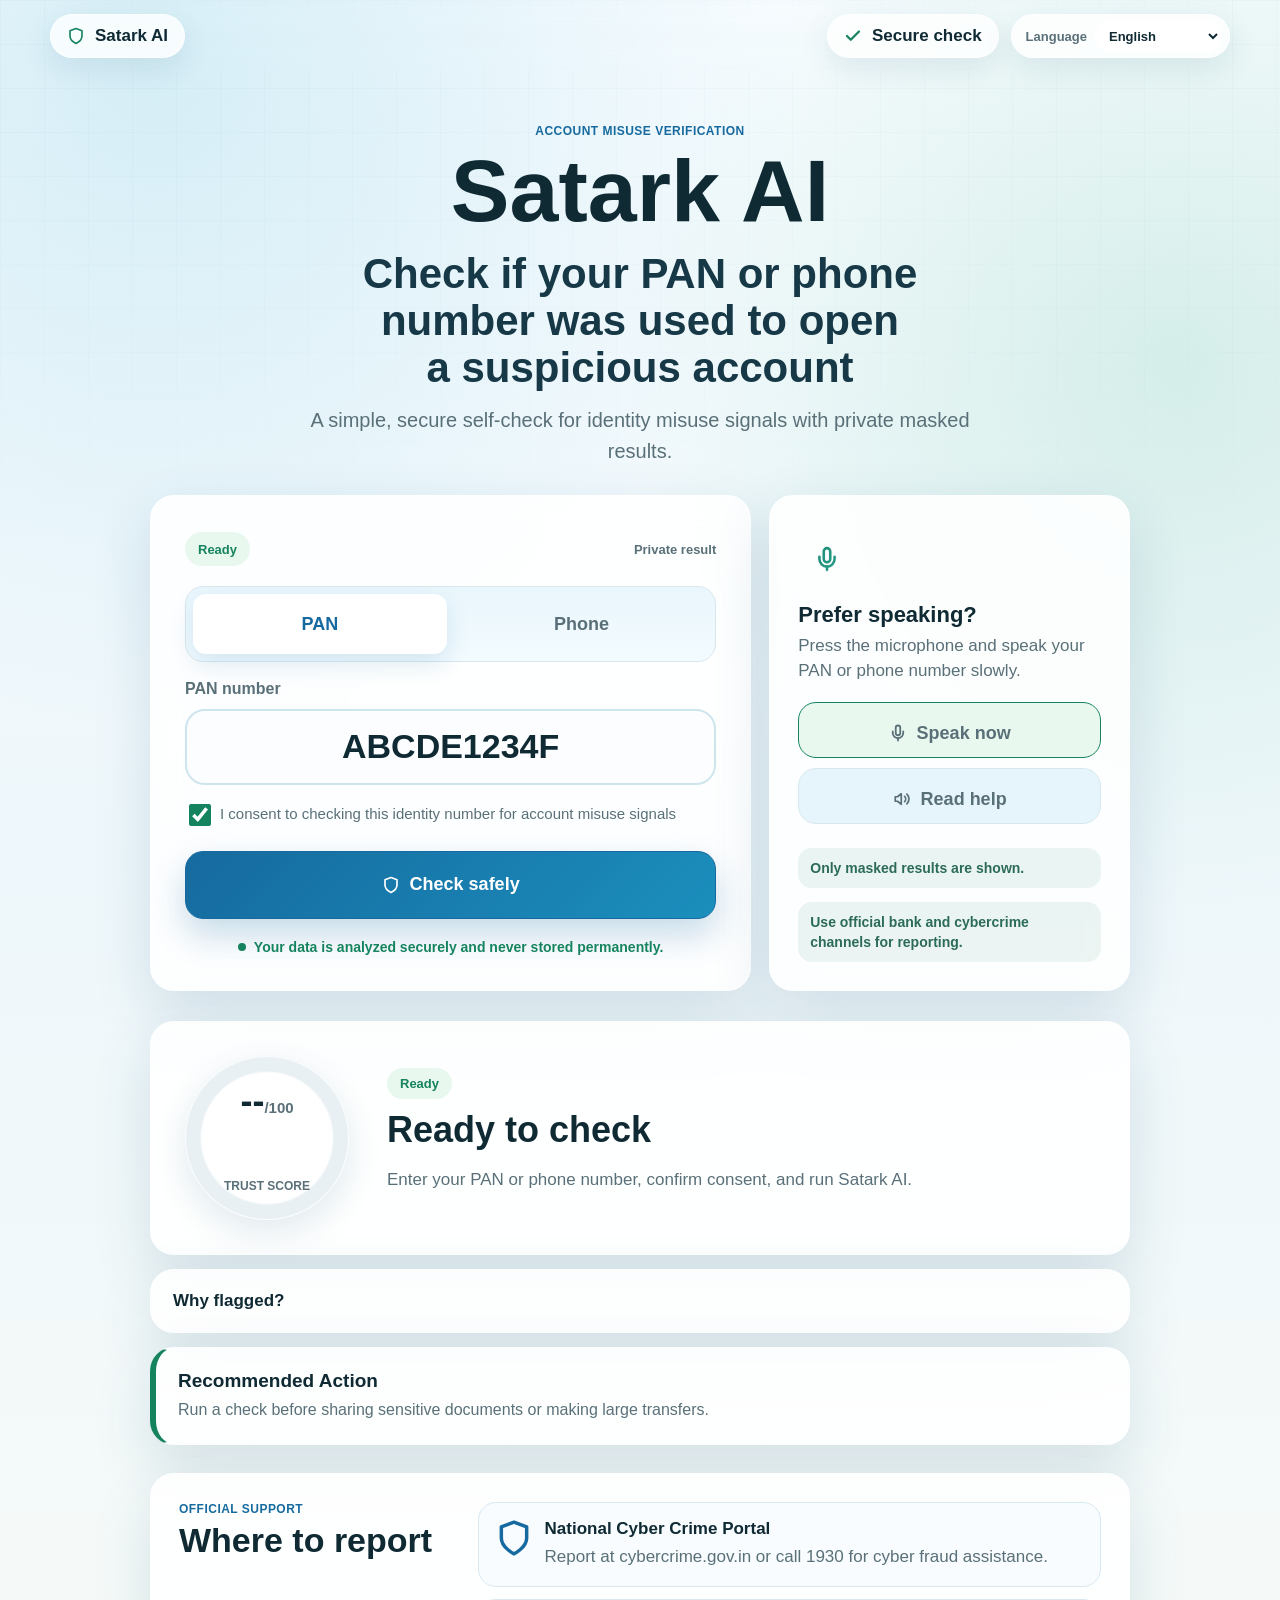
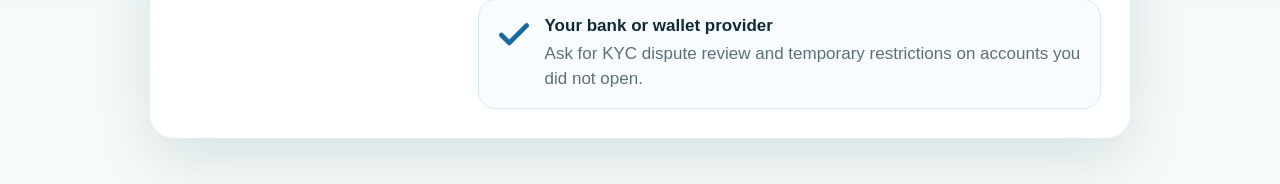
<file: frontend/selfcheck.html>
<!doctype html>
<html lang="en">
  <head>
    <meta charset="utf-8" />
    <meta name="viewport" content="width=device-width, initial-scale=1" />
    <title>Satark AI</title>
    <link rel="icon" href="data:image/svg+xml,%3Csvg xmlns='http://www.w3.org/2000/svg' viewBox='0 0 64 64'%3E%3Crect width='64' height='64' rx='16' fill='%23166a9f'/%3E%3Cpath d='M32 10 48 16v13c0 13-9 20-16 25-7-5-16-12-16-25V16l16-6Z' fill='white'/%3E%3Cpath d='m24 32 5 5 12-14' fill='none' stroke='%2316835f' stroke-width='6' stroke-linecap='round' stroke-linejoin='round'/%3E%3C/svg%3E" />
    <link rel="stylesheet" href="styles.css" />
  </head>
  <body class="selfcheck-page satark-page">
    <header class="satark-header">
      <a class="satark-back-link" href="index.html" aria-label="Back to Adaptive Mule Intelligence Network">
        <span data-icon="shield"></span>
        <span>Satark AI</span>
      </a>

      <div class="satark-header-actions">
        <span class="satark-secure-pill">
          <span data-icon="check"></span>
          <span data-i18n="secureSession">Secure check</span>
        </span>
        <label class="language-picker">
          <span data-i18n="language">Language</span>
          <select id="languageSelect" aria-label="Language">
            <option value="en">English</option>
            <option value="hi">हिन्दी</option>
            <option value="mr">मराठी</option>
            <option value="ta">தமிழ்</option>
            <option value="te">తెలుగు</option>
            <option value="pa">ਪੰਜਾਬੀ</option>
            <option value="kn">ಕನ್ನಡ</option>
            <option value="bn">বাংলা</option>
          </select>
        </label>
      </div>
    </header>

    <main class="satark-shell">
      <section class="satark-detection">
        <div class="satark-hero-copy">
          <p class="eyebrow" data-i18n="misuseVerification">Account misuse verification</p>
          <h1>Satark AI</h1>
          <h2 data-i18n="heroTitle">Check if your PAN or phone number was used to open a suspicious account</h2>
          <p data-i18n="heroBody">A simple, secure self-check for identity misuse signals with private masked results.</p>
        </div>

        <div class="satark-service-grid">
          <form id="identityCheckForm" class="satark-search-card">
            <div class="satark-card-heading">
              <span id="consumerStatusBadge" class="satark-inline-status">Ready</span>
              <span data-i18n="privateResult">Private result</span>
            </div>

            <div class="satark-tabs" role="tablist" aria-label="Identity type">
              <button class="active" type="button" data-identity-type="pan">PAN</button>
              <button type="button" data-identity-type="phone" data-i18n="phoneTab">Phone</button>
            </div>

            <label class="satark-input-label">
              <span id="identityInputLabel">PAN number</span>
              <input name="identifier" value="ABCDE1234F" autocomplete="off" inputmode="text" required />
            </label>

            <label class="satark-consent">
              <input name="consent" type="checkbox" checked />
              <span data-i18n="consentText">I consent to checking this identity number for account misuse signals</span>
            </label>

            <button class="satark-primary" type="submit">
              <span data-icon="shield"></span>
              <span data-i18n="runSelfCheck">Check safely</span>
            </button>

            <p class="satark-microcopy" data-i18n="privacyCopy">Your data is analyzed securely and never stored permanently.</p>
          </form>

          <aside class="satark-assist-panel">
            <div class="satark-assist-top">
              <span class="satark-orb" data-icon="mic"></span>
              <div>
                <strong data-i18n="voiceTitle">Prefer speaking?</strong>
                <span id="voiceStatus" data-i18n="voiceReady">Press the microphone and speak your PAN or phone number slowly.</span>
              </div>
            </div>
            <div class="voice-actions">
              <button id="startVoice" class="satark-voice-button" type="button">
                <span data-icon="mic"></span>
                <span data-i18n="speakNow">Speak now</span>
              </button>
              <button id="readHelp" class="satark-soft-button" type="button">
                <span data-icon="volume"></span>
                <span data-i18n="readHelp">Read help</span>
              </button>
            </div>
            <div class="satark-safety-notes">
              <span data-i18n="noteMasked">Only masked results are shown.</span>
              <span data-i18n="noteOfficial">Use official bank and cybercrime channels for reporting.</span>
            </div>
          </aside>
        </div>
      </section>

      <section id="resultSection" class="satark-result-section" aria-live="polite">
        <div id="identityCheckResult" class="satark-result-card is-empty">
          <div class="satark-score-ring" style="--score: 0">
            <strong>--<small>/100</small></strong>
            <span data-i18n="trustScore">Trust Score</span>
          </div>
          <div class="satark-result-copy">
            <span class="satark-risk-badge safe" data-i18n="ready">Ready</span>
            <h2 data-i18n="readyToCheck">Ready to check</h2>
            <p data-i18n="readyBody">Enter your PAN or phone number, confirm consent, and run Satark AI.</p>
          </div>
        </div>

        <details id="whyFlagged" class="satark-accordion">
          <summary data-i18n="whyFlagged">Why flagged?</summary>
          <ul id="flagReasons">
            <li data-i18n="noFlagYet">No check has been run yet.</li>
          </ul>
        </details>

        <div id="nextSteps" class="satark-recommendation">
          <strong data-i18n="recommendedAction">Recommended Action</strong>
          <span data-i18n="readyRecommendation">Run a check before sharing sensitive documents or making large transfers.</span>
        </div>
      </section>

      <section class="satark-help">
        <div>
          <p class="eyebrow" data-i18n="officialHelp">Official support</p>
          <h2 data-i18n="contactHeading">Where to report</h2>
        </div>
        <div class="satark-help-list">
          <article>
            <span data-icon="shield"></span>
            <div>
              <strong data-i18n="cyberPortal">National Cyber Crime Portal</strong>
              <p data-i18n="cyberDetail">Report at cybercrime.gov.in or call 1930 for cyber fraud assistance.</p>
            </div>
          </article>
          <article>
            <span data-icon="check"></span>
            <div>
              <strong data-i18n="bankContact">Your bank or wallet provider</strong>
              <p data-i18n="bankDetail">Ask for KYC dispute review and temporary restrictions on accounts you did not open.</p>
            </div>
          </article>
        </div>
      </section>
    </main>

    <script src="selfcheck.js"></script>
  </body>
</html>
</file>
<file: frontend/styles.css>
:root {
  color-scheme: light;
  --bg: #f6f7f4;
  --surface: #ffffff;
  --surface-soft: #eef3f0;
  --ink: #18201f;
  --muted: #66716d;
  --line: #d8ded9;
  --brand: #166064;
  --brand-2: #5f7f3b;
  --danger: #b73535;
  --danger-strong: #a92828;
  --warning: #b36b16;
  --success: #24714d;
  --hold: #2c4f7f;
  --shadow-sm: 0 1px 2px rgba(24, 32, 31, 0.06), 0 4px 14px rgba(24, 32, 31, 0.05);
  --shadow-md: 0 3px 8px rgba(24, 32, 31, 0.08), 0 12px 28px rgba(24, 32, 31, 0.07);
  --space: 16px;
  font-family: Inter, ui-sans-serif, system-ui, -apple-system, BlinkMacSystemFont, "Segoe UI", sans-serif;
}

* {
  box-sizing: border-box;
}

body {
  margin: 0;
  min-height: 100vh;
  background: var(--bg);
  color: var(--ink);
}

button {
  font: inherit;
}

a {
  text-decoration: none;
}

.app-header {
  display: flex;
  align-items: center;
  justify-content: space-between;
  gap: 20px;
  padding: 22px 28px;
  border-bottom: 1px solid var(--line);
  background: rgba(255, 255, 255, 0.92);
  box-shadow: 0 1px 10px rgba(24, 32, 31, 0.04);
  position: sticky;
  top: 0;
  z-index: 10;
}

.eyebrow {
  margin: 0 0 5px;
  color: var(--muted);
  font-size: 11px;
  font-weight: 700;
  letter-spacing: 0;
  text-transform: uppercase;
}

h1,
h2,
h3 {
  margin: 0;
  letter-spacing: 0;
}

h1 {
  font-size: clamp(24px, 4vw, 34px);
}

h2 {
  font-size: 19px;
  font-weight: 800;
}

h2 small {
  color: var(--muted);
  font-size: 12px;
  font-weight: 700;
  margin-left: 8px;
}

h3 {
  font-size: 14px;
}

.header-actions,
.panel-heading,
.segmented,
.text-button,
.primary-button {
  display: flex;
  align-items: center;
}

.header-actions {
  gap: 10px;
}

.live-pill {
  display: inline-flex;
  align-items: center;
  gap: 7px;
  min-height: 32px;
  border: 1px solid rgba(36, 113, 77, 0.28);
  border-radius: 999px;
  padding: 0 10px;
  color: var(--success);
  background: rgba(36, 113, 77, 0.1);
  font-size: 11px;
  font-weight: 900;
}

.live-pill i {
  width: 7px;
  height: 7px;
  border-radius: 50%;
  background: var(--success);
  box-shadow: 0 0 0 0 rgba(36, 113, 77, 0.45);
  animation: liveBlink 1.25s ease-out infinite;
}

.primary-button,
.text-button,
.icon-button,
.segmented button {
  border: 1px solid var(--line);
  background: var(--surface);
  color: var(--ink);
  border-radius: 6px;
  min-height: 38px;
  cursor: pointer;
}

.primary-button {
  gap: 8px;
  padding: 0 14px;
  background: var(--brand);
  border-color: var(--brand);
  color: #fff;
  font-weight: 700;
}

.text-button {
  gap: 7px;
  padding: 0 11px;
}

.icon-button {
  width: 40px;
  display: grid;
  place-items: center;
}

[data-icon] {
  width: 18px;
  height: 18px;
  display: inline-block;
  background: currentColor;
  mask-size: contain;
  mask-repeat: no-repeat;
  mask-position: center;
}

[data-icon="pause"] { mask-image: url("data:image/svg+xml,%3Csvg xmlns='http://www.w3.org/2000/svg' viewBox='0 0 24 24' fill='none' stroke='black' stroke-width='2.4' stroke-linecap='round'%3E%3Crect x='6' y='4' width='4' height='16'/%3E%3Crect x='14' y='4' width='4' height='16'/%3E%3C/svg%3E"); }
[data-icon="play"] { mask-image: url("data:image/svg+xml,%3Csvg xmlns='http://www.w3.org/2000/svg' viewBox='0 0 24 24' fill='black'%3E%3Cpath d='M8 5v14l11-7z'/%3E%3C/svg%3E"); }
[data-icon="zap"] { mask-image: url("data:image/svg+xml,%3Csvg xmlns='http://www.w3.org/2000/svg' viewBox='0 0 24 24' fill='black'%3E%3Cpath d='M13 2 3 14h7l-1 8 10-12h-7z'/%3E%3C/svg%3E"); }
[data-icon="check"] { mask-image: url("data:image/svg+xml,%3Csvg xmlns='http://www.w3.org/2000/svg' viewBox='0 0 24 24' fill='none' stroke='black' stroke-width='3' stroke-linecap='round' stroke-linejoin='round'%3E%3Cpath d='m20 6-11 11-5-5'/%3E%3C/svg%3E"); }
[data-icon="database"] { mask-image: url("data:image/svg+xml,%3Csvg xmlns='http://www.w3.org/2000/svg' viewBox='0 0 24 24' fill='none' stroke='black' stroke-width='2'%3E%3Cellipse cx='12' cy='5' rx='8' ry='3'/%3E%3Cpath d='M4 5v14c0 1.7 3.6 3 8 3s8-1.3 8-3V5'/%3E%3Cpath d='M4 12c0 1.7 3.6 3 8 3s8-1.3 8-3'/%3E%3C/svg%3E"); }
[data-icon="link"] { mask-image: url("data:image/svg+xml,%3Csvg xmlns='http://www.w3.org/2000/svg' viewBox='0 0 24 24' fill='none' stroke='black' stroke-width='2.4' stroke-linecap='round'%3E%3Cpath d='M10 13a5 5 0 0 0 7.1 0l2-2a5 5 0 0 0-7.1-7.1l-1.1 1.1'/%3E%3Cpath d='M14 11a5 5 0 0 0-7.1 0l-2 2A5 5 0 0 0 12 20.1l1.1-1.1'/%3E%3C/svg%3E"); }
[data-icon="activity"] { mask-image: url("data:image/svg+xml,%3Csvg xmlns='http://www.w3.org/2000/svg' viewBox='0 0 24 24' fill='none' stroke='black' stroke-width='2.3' stroke-linecap='round' stroke-linejoin='round'%3E%3Cpath d='M22 12h-4l-3 8-6-16-3 8H2'/%3E%3C/svg%3E"); }
[data-icon="shield"] { mask-image: url("data:image/svg+xml,%3Csvg xmlns='http://www.w3.org/2000/svg' viewBox='0 0 24 24' fill='none' stroke='black' stroke-width='2.2' stroke-linejoin='round'%3E%3Cpath d='M12 22s8-4 8-10V5l-8-3-8 3v7c0 6 8 10 8 10z'/%3E%3C/svg%3E"); }
[data-icon="refresh"] { mask-image: url("data:image/svg+xml,%3Csvg xmlns='http://www.w3.org/2000/svg' viewBox='0 0 24 24' fill='none' stroke='black' stroke-width='2.2' stroke-linecap='round' stroke-linejoin='round'%3E%3Cpath d='M21 12a9 9 0 0 1-15 6.7L3 16'/%3E%3Cpath d='M3 12a9 9 0 0 1 15-6.7L21 8'/%3E%3C/svg%3E"); }
[data-icon="mic"] { mask-image: url("data:image/svg+xml,%3Csvg xmlns='http://www.w3.org/2000/svg' viewBox='0 0 24 24' fill='none' stroke='black' stroke-width='2.4' stroke-linecap='round' stroke-linejoin='round'%3E%3Cpath d='M12 2a3 3 0 0 0-3 3v7a3 3 0 0 0 6 0V5a3 3 0 0 0-3-3Z'/%3E%3Cpath d='M19 10v2a7 7 0 0 1-14 0v-2'/%3E%3Cpath d='M12 19v3'/%3E%3C/svg%3E"); }
[data-icon="volume"] { mask-image: url("data:image/svg+xml,%3Csvg xmlns='http://www.w3.org/2000/svg' viewBox='0 0 24 24' fill='none' stroke='black' stroke-width='2.3' stroke-linecap='round' stroke-linejoin='round'%3E%3Cpath d='M11 5 6 9H3v6h3l5 4V5Z'/%3E%3Cpath d='M15.5 8.5a5 5 0 0 1 0 7'/%3E%3Cpath d='M18.5 5.5a9 9 0 0 1 0 13'/%3E%3C/svg%3E"); }
[data-icon="upload"] { mask-image: url("data:image/svg+xml,%3Csvg xmlns='http://www.w3.org/2000/svg' viewBox='0 0 24 24' fill='none' stroke='black' stroke-width='2.3' stroke-linecap='round' stroke-linejoin='round'%3E%3Cpath d='M12 16V4'/%3E%3Cpath d='m7 9 5-5 5 5'/%3E%3Cpath d='M20 16.5V20H4v-3.5'/%3E%3C/svg%3E"); }

.workspace {
  padding: 24px 28px 36px;
}

.metrics-strip {
  display: grid;
  grid-template-columns: repeat(5, minmax(0, 1fr));
  gap: var(--space);
  margin-bottom: var(--space);
}

.metrics-strip article,
.panel {
  background: var(--surface);
  border: 1px solid var(--line);
  border-radius: 8px;
  box-shadow: var(--shadow-sm);
  transition: transform 160ms ease, box-shadow 160ms ease, border-color 160ms ease;
}

.metrics-strip article {
  position: relative;
  padding: 18px;
  overflow: hidden;
}

.metrics-strip article:hover,
.panel:hover {
  transform: translateY(-1px);
  box-shadow: var(--shadow-md);
}

.risk-card::before {
  content: "";
  position: absolute;
  inset: 0;
  opacity: 0.14;
  pointer-events: none;
}

.risk-card.safe::before {
  background: #24714d;
}

.risk-card.review::before {
  background: #d89823;
}

.risk-card.freeze::before {
  background: #b73535;
}

.risk-card.prevented::before {
  background: #2c4f7f;
}

.risk-card.learning::before {
  background: #166064;
}

.risk-card.freeze,
.risk-card.prevented {
  animation: riskPulse 2.4s ease-in-out infinite;
}

.metrics-strip span,
.item-meta,
.alert-meta,
small {
  color: var(--muted);
  font-size: 12px;
}

.metrics-strip strong {
  position: relative;
  display: block;
  margin-top: 8px;
  font-size: 27px;
  line-height: 1.05;
}

.adaptive-ticker {
  display: flex;
  align-items: center;
  gap: 14px;
  margin-bottom: var(--space);
  padding: 16px 18px;
  border: 1px solid #b9d5d1;
  border-radius: 8px;
  background: #eff9f7;
  box-shadow: 0 0 0 0 rgba(22, 96, 100, 0.24);
  animation: fraudPulse 2s ease-in-out infinite;
}

.adaptive-ticker strong,
.adaptive-ticker span {
  display: block;
}

.adaptive-ticker span {
  color: var(--muted);
  font-size: 13px;
  margin-top: 3px;
}

.pulse-dot {
  width: 16px;
  height: 16px;
  border-radius: 50%;
  background: var(--brand);
  box-shadow: 0 0 0 0 rgba(22, 96, 100, 0.5);
  animation: dotPulse 1.25s ease-out infinite;
  flex: 0 0 auto;
}

.operations-grid {
  display: grid;
  grid-template-columns: minmax(320px, 1.25fr) minmax(300px, 0.8fr);
  gap: var(--space);
}

.ingest-panel {
  grid-column: 1 / -1;
}

.ingest-form,
.identity-form {
  display: grid;
}

.ingest-form {
  grid-template-columns: repeat(4, minmax(0, 1fr)) auto;
  gap: 12px;
  align-items: end;
  padding: 14px 16px 16px;
}

.ingest-form label,
.identity-form label {
  color: var(--muted);
  display: grid;
  gap: 6px;
  font-size: 12px;
  font-weight: 700;
}

.ingest-form input,
.ingest-form select,
.identity-form input {
  width: 100%;
  min-height: 38px;
  border: 1px solid var(--line);
  border-radius: 6px;
  background: #fff;
  color: var(--ink);
  font: inherit;
  padding: 0 10px;
}

.ingest-form button {
  justify-content: center;
  white-space: nowrap;
}

.identity-form {
  grid-template-columns: 150px minmax(180px, 1fr) minmax(190px, 0.9fr) auto;
  gap: 12px;
  align-items: end;
  padding: 14px 16px 16px;
}

.identity-type {
  align-self: end;
}

.consent-row {
  grid-template-columns: 18px 1fr;
  align-items: center;
  gap: 8px;
  min-height: 38px;
  color: var(--ink);
}

.consent-row input {
  min-height: auto;
}

.identity-result {
  margin: 0 16px 14px;
  border: 1px solid var(--line);
  border-radius: 7px;
  background: var(--surface-soft);
  padding: 13px;
}

.identity-result.review {
  border-color: rgba(179, 107, 22, 0.34);
  background: rgba(179, 107, 22, 0.08);
}

.identity-result.urgent {
  border-color: rgba(169, 40, 40, 0.34);
  background: rgba(169, 40, 40, 0.08);
}

.identity-result.clear {
  border-color: rgba(36, 113, 77, 0.26);
  background: rgba(36, 113, 77, 0.08);
}

.identity-result strong,
.identity-result span {
  display: block;
}

.identity-result span,
.identity-result li span,
.identity-history-item span {
  color: var(--muted);
  font-size: 12px;
  line-height: 1.45;
}

.identity-result ul {
  margin: 10px 0 0;
  padding-left: 18px;
}

.identity-result li + li {
  margin-top: 8px;
}

.identity-history {
  display: grid;
  grid-template-columns: repeat(2, minmax(0, 1fr));
  gap: 8px;
  padding: 0 16px 16px;
}

.identity-history-item {
  border: 1px solid var(--line);
  border-radius: 7px;
  background: #fff;
  padding: 10px;
}

.identity-history-item.review {
  border-color: rgba(179, 107, 22, 0.28);
}

.identity-history-item.urgent {
  border-color: rgba(169, 40, 40, 0.32);
}

.selfcheck-page {
  background:
    linear-gradient(180deg, #f8faf7 0, #eef5f2 100%);
  font-size: 18px;
}

.selfcheck-header {
  position: static;
}

.selfcheck-shell {
  width: min(1180px, calc(100% - 32px));
  margin: 0 auto;
  padding: 24px 0 40px;
}

.selfcheck-intro {
  display: grid;
  grid-template-columns: minmax(0, 1fr) minmax(260px, 0.45fr);
  gap: 24px;
  align-items: end;
  margin-bottom: 18px;
}

.selfcheck-intro h2 {
  max-width: 760px;
  font-size: clamp(28px, 5vw, 46px);
  line-height: 1.05;
}

.selfcheck-intro p {
  max-width: 720px;
  color: var(--muted);
  font-size: 18px;
  line-height: 1.6;
}

.language-picker {
  display: flex;
  align-items: center;
  gap: 8px;
  color: var(--muted);
  font-size: 13px;
  font-weight: 800;
}

.language-picker select {
  min-height: 42px;
  border: 1px solid var(--line);
  border-radius: 6px;
  background: #fff;
  color: var(--ink);
  font: inherit;
  padding: 0 10px;
}

.selfcheck-trust-strip {
  display: grid;
  gap: 8px;
}

.selfcheck-trust-strip span {
  display: flex;
  justify-content: space-between;
  gap: 14px;
  border: 1px solid var(--line);
  border-radius: 7px;
  background: #fff;
  color: var(--muted);
  padding: 12px 14px;
  font-size: 15px;
}

.selfcheck-trust-strip strong {
  color: var(--ink);
}

.selfcheck-grid {
  display: grid;
  grid-template-columns: minmax(0, 1fr);
  gap: var(--space);
  max-width: 820px;
  margin: 0 auto;
}

.voice-panel {
  display: flex;
  align-items: center;
  justify-content: space-between;
  gap: 16px;
  padding: 18px;
  margin-bottom: var(--space);
  background: #fff;
}

.voice-copy {
  display: grid;
  gap: 5px;
}

.voice-copy span {
  color: var(--muted);
  font-size: 16px;
  line-height: 1.45;
}

.voice-actions {
  display: flex;
  gap: 10px;
  flex-wrap: wrap;
}

.voice-button {
  display: inline-flex;
  align-items: center;
  justify-content: center;
  gap: 10px;
  min-height: 56px;
  border: 1px solid var(--danger-strong);
  border-radius: 8px;
  background: var(--danger-strong);
  color: #fff;
  cursor: pointer;
  font: inherit;
  font-weight: 900;
  padding: 0 20px;
}

.voice-button.listening {
  animation: blinkSeverity 1s steps(2, jump-none) infinite;
}

.large-touch {
  min-height: 56px;
  font-weight: 800;
}

.selfcheck-form {
  display: grid;
  gap: 16px;
  padding: 20px;
}

.selfcheck-form label {
  color: var(--muted);
  display: grid;
  gap: 7px;
  font-size: 16px;
  font-weight: 800;
}

.selfcheck-form input {
  width: 100%;
  min-height: 58px;
  border: 1px solid var(--line);
  border-radius: 6px;
  background: #fff;
  color: var(--ink);
  font: inherit;
  padding: 0 14px;
  font-size: 22px;
}

.selfcheck-form .primary-button {
  justify-content: center;
  min-height: 58px;
  font-size: 19px;
}

.selfcheck-result {
  min-height: 210px;
  margin: 18px;
  display: grid;
  align-content: center;
  gap: 8px;
}

.next-steps {
  margin: 0 18px 18px;
  border: 1px solid var(--line);
  border-radius: 7px;
  background: #fff;
  padding: 15px;
}

.next-steps.review {
  border-color: rgba(179, 107, 22, 0.34);
}

.next-steps.urgent {
  border-color: rgba(169, 40, 40, 0.34);
}

.next-steps strong,
.next-steps span {
  display: block;
}

.next-steps span {
  color: var(--muted);
  font-size: 16px;
  line-height: 1.45;
  margin-top: 4px;
}

.selfcheck-history {
  grid-template-columns: 1fr;
  padding: 18px;
}

.guidance-list {
  display: grid;
  gap: 1px;
  background: var(--line);
}

.guidance-list article {
  display: grid;
  grid-template-columns: 24px 1fr;
  gap: 12px;
  background: #fff;
  padding: 16px 18px;
}

.guidance-list [data-icon] {
  color: var(--brand);
}

.guidance-list p {
  color: var(--muted);
  font-size: 16px;
  line-height: 1.45;
  margin: 4px 0 0;
}

.report-contacts {
  display: grid;
  gap: 8px;
  margin-top: 12px;
}

.report-contacts li {
  line-height: 1.4;
}

.satark-page {
  --satark-bg: #f7fbfd;
  --satark-blue: #2d7fb8;
  --satark-blue-soft: #e8f4fb;
  --satark-green: #2f8f68;
  --satark-green-soft: #e9f8ef;
  --satark-ink: #17313b;
  --satark-muted: #5f7680;
  --satark-line: #d8e8ef;
  background: var(--satark-bg);
  color: var(--satark-ink);
  font-family: "Segoe UI", Arial, "Noto Sans", sans-serif;
}

.satark-header {
  display: grid;
  grid-template-columns: 1fr auto 1fr;
  align-items: center;
  gap: 16px;
  width: min(1080px, calc(100% - 32px));
  margin: 0 auto;
  padding: 10px 0 0;
}

.satark-brand {
  grid-column: 2;
  text-align: center;
}

.satark-header h1 {
  font-size: clamp(32px, 6vw, 50px);
  font-weight: 650;
  letter-spacing: 0;
}

.satark-header-actions {
  display: flex;
  align-items: center;
  gap: 12px;
  flex-wrap: wrap;
  grid-column: 3;
  justify-self: end;
}

.satark-status,
.satark-inline-status {
  display: inline-flex;
  align-items: center;
  width: fit-content;
  min-height: 34px;
  border-radius: 999px;
  background: var(--satark-green-soft);
  color: var(--satark-green);
  font-size: 13px;
  font-weight: 900;
  padding: 0 12px;
}

.satark-status.danger,
.satark-inline-status.danger {
  background: #fff0f0;
  color: #b04444;
}

.satark-inline-status.watch {
  background: #fff5df;
  color: #9b6817;
}

.satark-shell {
  width: min(1080px, calc(100% - 24px));
  margin: 0 auto;
  padding: 0 0 36px;
}

.satark-detection {
  min-height: calc(100svh - 80px);
  display: grid;
  align-content: start;
  gap: 14px;
  padding: 8px 0 30px;
}

.satark-hero-copy {
  max-width: 760px;
  margin: 0 auto;
  text-align: center;
}

.satark-page .eyebrow {
  font-weight: 700;
}

.satark-page strong,
.satark-page h2,
.satark-page label {
  letter-spacing: 0;
}

.satark-hero-copy h2 {
  font-size: clamp(22px, 4vw, 34px);
  line-height: 1.18;
  font-weight: 650;
}

.satark-hero-copy p {
  color: var(--satark-muted);
  font-size: 18px;
  line-height: 1.55;
  margin: 14px auto 0;
  max-width: 650px;
}

.satark-search-card,
.satark-result-card,
.satark-accordion,
.satark-recommendation,
.satark-upload-section,
.satark-help,
.satark-voice-card {
  border: 1px solid var(--satark-line);
  border-radius: 18px;
  background: rgba(255, 255, 255, 0.96);
  box-shadow: 0 14px 40px rgba(45, 127, 184, 0.08);
}

.satark-search-card {
  display: grid;
  gap: 18px;
  width: min(720px, 100%);
  margin: 0 auto;
  padding: clamp(18px, 4vw, 30px);
}

.satark-tabs {
  display: grid;
  grid-template-columns: 1fr 1fr;
  gap: 8px;
  padding: 6px;
  border-radius: 14px;
  background: var(--satark-blue-soft);
}

.satark-tabs button {
  min-height: 52px;
  border: 0;
  border-radius: 10px;
  background: transparent;
  color: var(--satark-muted);
  cursor: pointer;
  font: inherit;
  font-weight: 700;
}

.satark-tabs button.active {
  background: #fff;
  color: var(--satark-blue);
  box-shadow: 0 4px 18px rgba(45, 127, 184, 0.12);
}

.satark-input-label {
  display: grid;
  gap: 8px;
  color: var(--satark-muted);
  font-size: 16px;
  font-weight: 700;
}

.satark-input-label input {
  width: 100%;
  min-height: 68px;
  border: 2px solid var(--satark-line);
  border-radius: 16px;
  background: #fff;
  color: var(--satark-ink);
  font: inherit;
  font-size: clamp(22px, 6vw, 32px);
  font-weight: 800;
  text-align: center;
  padding: 0 16px;
}

.satark-input-label input:focus {
  outline: 4px solid rgba(45, 127, 184, 0.15);
  border-color: var(--satark-blue);
}

.satark-consent {
  display: grid;
  grid-template-columns: 24px 1fr;
  gap: 10px;
  align-items: start;
  color: var(--satark-muted);
  font-size: 15px;
  line-height: 1.45;
}

.satark-consent input {
  width: 22px;
  height: 22px;
  margin-top: 1px;
}

.satark-primary,
.satark-voice-button,
.satark-soft-button {
  display: inline-flex;
  align-items: center;
  justify-content: center;
  gap: 10px;
  min-height: 62px;
  border-radius: 16px;
  cursor: pointer;
  font: inherit;
  font-size: 18px;
  font-weight: 700;
  padding: 0 20px;
}

.satark-primary {
  border: 1px solid var(--satark-blue);
  background: var(--satark-blue);
  color: #fff;
}

.satark-soft-button,
.satark-voice-button {
  border: 1px solid var(--satark-line);
  background: var(--satark-blue-soft);
  color: var(--satark-blue);
}

.satark-microcopy {
  margin: 0;
  color: var(--satark-green);
  font-size: 14px;
  font-weight: 800;
  text-align: center;
}

.satark-voice-card {
  width: min(720px, 100%);
  margin: 0 auto;
  display: flex;
  align-items: center;
  justify-content: space-between;
  gap: 14px;
  padding: 16px;
}

.satark-voice-card strong,
.satark-voice-card span {
  display: block;
}

.satark-voice-card span {
  color: var(--satark-muted);
  font-size: 15px;
  line-height: 1.4;
  margin-top: 3px;
}

.satark-result-section {
  display: grid;
  gap: 14px;
  width: min(720px, 100%);
  margin: 0 auto 26px;
  scroll-margin-top: 20px;
}

.satark-result-card {
  display: grid;
  grid-template-columns: 170px 1fr;
  gap: 22px;
  align-items: center;
  padding: clamp(18px, 4vw, 28px);
}

.satark-score-ring {
  --score: 0;
  width: 150px;
  aspect-ratio: 1;
  border-radius: 50%;
  display: grid;
  place-items: center;
  text-align: center;
  background:
    radial-gradient(circle at center, #fff 58%, transparent 60%),
    conic-gradient(var(--ring-color, var(--satark-green)) calc(var(--score) * 1%), #edf3f6 0);
}

.satark-score-ring strong {
  display: block;
  font-size: 34px;
  line-height: 1;
}

.satark-score-ring small {
  color: var(--satark-muted);
  font-size: 15px;
  font-weight: 900;
}

.satark-score-ring span {
  display: block;
  color: var(--satark-muted);
  font-size: 12px;
  font-weight: 900;
  margin-top: 5px;
  text-transform: uppercase;
}

.satark-score-ring.safe {
  --ring-color: var(--satark-green);
}

.satark-score-ring.watch {
  --ring-color: #d99a2b;
}

.satark-score-ring.danger {
  --ring-color: #d45b5b;
}

.satark-result-copy h2 {
  font-size: clamp(23px, 5vw, 34px);
  line-height: 1.12;
  margin-top: 10px;
}

.satark-result-copy p,
.satark-match-list span {
  color: var(--satark-muted);
  font-size: 17px;
  line-height: 1.5;
}

.satark-risk-badge {
  display: inline-flex;
  width: fit-content;
  border-radius: 999px;
  padding: 7px 12px;
  font-size: 13px;
  font-weight: 950;
}

.satark-risk-badge.safe {
  background: var(--satark-green-soft);
  color: var(--satark-green);
}

.satark-risk-badge.watch {
  background: #fff5df;
  color: #9b6817;
}

.satark-risk-badge.danger {
  background: #fff0f0;
  color: #b04444;
}

.satark-accordion {
  padding: 0;
  overflow: hidden;
}

.satark-accordion summary {
  cursor: pointer;
  min-height: 58px;
  display: flex;
  align-items: center;
  padding: 0 18px;
  color: var(--satark-ink);
  font-weight: 900;
}

.satark-accordion ul {
  margin: 0;
  padding: 0 22px 18px 40px;
  color: var(--satark-muted);
  line-height: 1.7;
}

.satark-recommendation {
  padding: 18px;
}

.satark-recommendation strong {
  display: block;
  font-size: 18px;
}

.satark-recommendation span {
  display: block;
  color: var(--satark-muted);
  font-size: 16px;
  line-height: 1.5;
  margin-top: 5px;
}

.satark-upload-section,
.satark-help {
  width: min(720px, 100%);
  margin: 0 auto 18px;
  padding: clamp(18px, 4vw, 24px);
}

.satark-upload-section h2,
.satark-help h2 {
  font-size: 25px;
}

.satark-upload-section p {
  color: var(--satark-muted);
  line-height: 1.5;
}

.satark-upload-grid {
  display: grid;
  grid-template-columns: 1fr 1fr;
  gap: 12px;
  margin-top: 14px;
}

.satark-upload-box {
  min-height: 160px;
  border: 2px dashed #abd4e8;
  border-radius: 18px;
  display: grid;
  place-items: center;
  align-content: center;
  gap: 7px;
  color: var(--satark-blue);
  background: #fbfdff;
  text-align: center;
  cursor: pointer;
  padding: 16px;
}

.satark-upload-box input {
  display: none;
}

.satark-upload-box [data-icon] {
  width: 34px;
  height: 34px;
}

.satark-upload-box small {
  color: var(--satark-muted);
  font-size: 13px;
}

.satark-help-list {
  display: grid;
  gap: 10px;
}

.satark-help-list article {
  border-radius: 14px;
  background: var(--satark-green-soft);
  padding: 14px;
}

.satark-help-list p {
  color: var(--satark-muted);
  line-height: 1.45;
  margin: 5px 0 0;
}

@media (max-width: 720px) {
  .satark-header,
  .satark-header-actions,
  .satark-voice-card {
    align-items: stretch;
    flex-direction: column;
  }

  .satark-header {
    display: grid;
    grid-template-columns: 1fr;
  }

  .satark-brand,
  .satark-header-actions {
    grid-column: auto;
    justify-self: stretch;
    text-align: center;
  }

  .satark-detection {
    min-height: auto;
    padding-top: 12px;
  }

  .satark-result-card {
    grid-template-columns: 1fr;
    justify-items: center;
    text-align: center;
  }

  .satark-upload-grid {
    grid-template-columns: 1fr;
  }

  .language-picker,
  .language-picker select,
  .satark-primary,
  .satark-voice-button,
  .satark-soft-button {
    width: 100%;
  }
}

.panel {
  min-width: 0;
  overflow: hidden;
}

.panel-heading {
  justify-content: space-between;
  gap: 12px;
  padding: 17px 18px;
  border-bottom: 1px solid var(--line);
}

.segmented {
  padding: 3px;
  border: 1px solid var(--line);
  border-radius: 7px;
  background: var(--surface-soft);
}

.segmented button {
  min-height: 30px;
  padding: 0 10px;
  border: 0;
  background: transparent;
  color: var(--muted);
}

.segmented button.active {
  background: var(--surface);
  color: var(--ink);
  box-shadow: 0 1px 3px rgba(0, 0, 0, 0.08);
}

.transaction-list,
.alert-queue {
  display: grid;
  gap: 10px;
  padding: 14px;
  max-height: 456px;
  overflow: auto;
  scroll-behavior: smooth;
}

.transaction-item,
.alert-item {
  border: 1px solid var(--line);
  border-radius: 7px;
  padding: 12px;
  background: #fff;
  box-shadow: 0 1px 5px rgba(24, 32, 31, 0.04);
  transition: transform 160ms ease, border-color 160ms ease, box-shadow 160ms ease;
}

.transaction-item {
  position: relative;
  animation: transactionFlow 420ms ease-out both;
}

.transaction-item:first-child {
  box-shadow: 0 0 0 1px rgba(22, 96, 100, 0.1), var(--shadow-sm);
}

.transaction-item:hover,
.alert-item:hover {
  transform: translateY(-1px);
  border-color: #c6d0ca;
  box-shadow: var(--shadow-sm);
}

.transaction-item::before {
  content: "";
  position: absolute;
  left: 0;
  top: 0;
  bottom: 0;
  width: 4px;
  background: var(--success);
}

.transaction-item.risk-review::before {
  background: var(--warning);
}

.transaction-item.risk-freeze::before {
  background: var(--danger-strong);
  animation: blinkSeverity 1s steps(2, jump-none) infinite;
}

.transaction-item.risk-freeze {
  border-color: rgba(169, 40, 40, 0.38);
  box-shadow: 0 0 0 1px rgba(169, 40, 40, 0.08), var(--shadow-sm);
}

.transaction-item.risk-review {
  border-color: rgba(179, 107, 22, 0.34);
}

.item-top,
.alert-top {
  display: flex;
  align-items: start;
  justify-content: space-between;
  gap: 10px;
}

.channel {
  font-weight: 800;
  color: var(--brand);
}

.amount {
  font-weight: 800;
}

.risk-chip {
  display: inline-flex;
  align-items: center;
  min-height: 22px;
  border-radius: 999px;
  padding: 2px 8px;
  font-size: 11px;
  font-weight: 800;
  margin-left: 8px;
  vertical-align: 1px;
}

.risk-chip.safe {
  color: var(--success);
  background: rgba(36, 113, 77, 0.12);
}

.risk-chip.review {
  color: var(--warning);
  background: rgba(179, 107, 22, 0.14);
}

.risk-chip.freeze {
  color: var(--danger-strong);
  background: rgba(169, 40, 40, 0.12);
}

.risk-meter {
  height: 7px;
  margin-top: 10px;
  border-radius: 999px;
  background: var(--surface-soft);
  overflow: hidden;
}

.risk-meter span {
  display: block;
  height: 100%;
  background: var(--success);
}

.risk-meter span.medium {
  background: var(--warning);
}

.risk-meter span.high {
  background: var(--danger);
}

.status-badge {
  white-space: nowrap;
  border-radius: 999px;
  padding: 5px 9px;
  color: var(--brand);
  background: #e7f3f1;
  font-size: 12px;
  font-weight: 800;
}

.status-badge.high,
.status-badge.block {
  color: #fff;
  background: var(--danger-strong);
  animation: blinkSeverity 1s steps(2, jump-none) infinite;
}

.status-badge.hold {
  color: #fff;
  background: var(--hold);
  animation: alertGlow 1.8s ease-in-out infinite;
}

.status-badge.medium {
  color: #fff;
  background: var(--warning);
}

.status-badge.neutral {
  color: var(--muted);
  background: var(--surface-soft);
}

.decision-detail {
  padding: 18px;
  display: grid;
  grid-template-columns: repeat(2, minmax(0, 1fr));
  gap: 12px;
}

.detail-cell {
  border: 1px solid var(--line);
  border-radius: 7px;
  padding: 12px;
  background: var(--surface-soft);
}

.detail-cell span {
  display: block;
  color: var(--muted);
  font-size: 12px;
  margin-bottom: 4px;
}

.detail-cell strong {
  font-size: 16px;
  overflow-wrap: anywhere;
}

.reason-box {
  margin: 0 18px 18px;
  border-top: 1px solid var(--line);
  padding-top: 14px;
}

.reason-box ul {
  margin: 10px 0 0;
  padding-left: 18px;
  color: var(--muted);
  line-height: 1.55;
}

.model-breakdown {
  display: grid;
  grid-template-columns: repeat(2, minmax(0, 1fr));
  gap: 10px;
  margin-top: 10px;
}

.model-chip {
  border: 1px solid var(--line);
  border-radius: 7px;
  background: var(--surface-soft);
  padding: 10px;
}

.model-chip span {
  display: block;
  color: var(--muted);
  font-size: 11px;
}

.model-chip strong {
  display: block;
  margin-top: 3px;
  font-size: 14px;
  line-height: 1.25;
  overflow-wrap: anywhere;
}

.feedback-actions {
  display: flex;
  gap: 8px;
  padding: 0 16px 16px;
  flex-wrap: wrap;
}

.feedback-actions .text-button {
  transition: transform 140ms ease, box-shadow 180ms ease, border-color 180ms ease, background 180ms ease;
}

.feedback-actions .text-button:active {
  transform: translateY(1px);
}

.feedback-actions .text-button.loading {
  color: var(--muted);
  background: var(--surface-soft);
  cursor: wait;
}

.feedback-actions .text-button.success {
  border-color: rgba(36, 113, 77, 0.35);
  background: rgba(36, 113, 77, 0.1);
  color: var(--success);
  box-shadow: 0 0 0 3px rgba(36, 113, 77, 0.09);
}

#falsePositive.success {
  border-color: rgba(179, 107, 22, 0.35);
  background: rgba(179, 107, 22, 0.1);
  color: var(--warning);
  box-shadow: 0 0 0 3px rgba(179, 107, 22, 0.09);
}

.feedback-status {
  margin: 0 18px 18px;
  border: 1px solid var(--line);
  border-radius: 7px;
  background: var(--surface-soft);
  color: var(--muted);
  font-size: 12px;
  line-height: 1.45;
  padding: 10px 12px;
  overflow-wrap: anywhere;
  transition: border-color 180ms ease, background 180ms ease, color 180ms ease;
}

.feedback-status.success {
  border-color: rgba(36, 113, 77, 0.28);
  background: rgba(36, 113, 77, 0.09);
  color: var(--success);
}

.feedback-status.review {
  border-color: rgba(179, 107, 22, 0.28);
  background: rgba(179, 107, 22, 0.09);
  color: var(--warning);
}

.graph-panel {
  grid-column: 1;
}

.queue-panel {
  grid-column: 2;
  grid-row: span 2;
}

canvas {
  display: block;
  width: 100%;
  height: 430px;
  cursor: pointer;
  background:
    radial-gradient(circle at 18% 22%, rgba(36, 113, 77, 0.08), transparent 28%),
    radial-gradient(circle at 78% 60%, rgba(183, 53, 53, 0.08), transparent 30%),
    #f9fbf8;
}

.graph-panel {
  position: relative;
}

.graph-tooltip {
  position: absolute;
  z-index: 4;
  max-width: 260px;
  border: 1px solid rgba(22, 96, 100, 0.2);
  border-radius: 7px;
  background: rgba(255, 255, 255, 0.96);
  box-shadow: var(--shadow-md);
  padding: 10px;
  color: var(--ink);
  font-size: 12px;
  pointer-events: none;
}

.graph-tooltip strong {
  display: block;
  margin-bottom: 4px;
}

.graph-tooltip span {
  display: block;
  color: var(--muted);
  line-height: 1.35;
}

.graph-inspector {
  border-top: 1px solid var(--line);
  padding: 16px 18px 18px;
  display: grid;
  gap: 8px;
  background: #fff;
}

.graph-inspector strong {
  font-size: 15px;
}

.graph-inspector span,
.graph-inspector li {
  color: var(--muted);
  font-size: 13px;
  line-height: 1.45;
}

.graph-inspector ul {
  margin: 2px 0 0;
  padding-left: 18px;
}

.architecture-panel {
  margin-top: var(--space);
}

.pipeline {
  display: grid;
  grid-template-columns: repeat(5, minmax(0, 1fr));
  gap: 1px;
  background: var(--line);
}

.pipeline div {
  min-height: 124px;
  padding: 18px;
  background: #fff;
  display: grid;
  align-content: start;
  gap: 8px;
}

.pipeline [data-icon] {
  color: var(--brand-2);
}

.pipeline strong,
.pipeline small {
  display: block;
}

@media (max-width: 980px) {
  .metrics-strip,
  .operations-grid,
  .pipeline,
  .ingest-form,
  .selfcheck-intro,
  .identity-form,
  .identity-history {
    grid-template-columns: 1fr 1fr;
  }

  .graph-panel,
  .queue-panel,
  .selfcheck-card,
  .selfcheck-result-panel,
  .selfcheck-history-panel,
  .selfcheck-info-panel {
    grid-column: auto;
    grid-row: auto;
  }
}

@media (max-width: 820px) {
  .voice-panel,
  .selfcheck-header .header-actions {
    align-items: stretch;
    flex-direction: column;
  }

  .voice-actions,
  .voice-button,
  .large-touch,
  .language-picker,
  .language-picker select {
    width: 100%;
  }
}

@keyframes transactionFlow {
  from {
    opacity: 0;
    transform: translateX(-14px);
  }
  to {
    opacity: 1;
    transform: translateX(0);
  }
}

@keyframes alertSlideIn {
  from {
    opacity: 0;
    transform: translateY(7px);
  }
  to {
    opacity: 1;
    transform: translateY(0);
  }
}

.alert-item {
  animation: alertSlideIn 260ms ease-out both;
}

.alert-item:first-child {
  border-color: rgba(183, 53, 53, 0.28);
  background: linear-gradient(90deg, rgba(183, 53, 53, 0.055), #fff 34%);
}

@keyframes blinkSeverity {
  50% {
    filter: brightness(1.35);
    box-shadow: 0 0 0 3px rgba(183, 53, 53, 0.16);
  }
}

@keyframes alertGlow {
  50% {
    box-shadow: 0 0 0 3px rgba(44, 79, 127, 0.16);
  }
}

@keyframes fraudPulse {
  50% {
    box-shadow: 0 0 0 5px rgba(22, 96, 100, 0.1);
  }
}

@keyframes dotPulse {
  70% {
    box-shadow: 0 0 0 12px rgba(22, 96, 100, 0);
  }
  100% {
    box-shadow: 0 0 0 0 rgba(22, 96, 100, 0);
  }
}

@keyframes riskPulse {
  50% {
    transform: translateY(-1px);
  }
}

@keyframes liveBlink {
  70% {
    box-shadow: 0 0 0 9px rgba(36, 113, 77, 0);
  }
  100% {
    box-shadow: 0 0 0 0 rgba(36, 113, 77, 0);
  }
}

@keyframes ingestionFlash {
  50% {
    color: var(--brand);
  }
}

.feed-active {
  animation: ingestionFlash 700ms ease;
}

@media (max-width: 680px) {
  .app-header,
  .panel-heading {
    align-items: stretch;
    flex-direction: column;
  }

  .workspace,
  .app-header {
    padding-left: 14px;
    padding-right: 14px;
  }

  .metrics-strip,
  .operations-grid,
    .pipeline,
    .decision-detail,
    .ingest-form,
    .selfcheck-intro,
    .identity-form,
    .identity-history,
    .model-breakdown {
    grid-template-columns: 1fr;
  }

  .header-actions {
    justify-content: space-between;
  }
}

/* Satark AI consumer page refresh. Scoped to Page 2 only. */
.satark-page {
  --satark-bg: #eef7fb;
  --satark-ink: #102a34;
  --satark-muted: #5a7078;
  --satark-line: #d7e8ee;
  --satark-blue: #166a9f;
  --satark-blue-strong: #0f557f;
  --satark-blue-soft: #e6f4fb;
  --satark-green: #16835f;
  --satark-green-soft: #e8f8ef;
  --satark-gold: #b97712;
  --satark-red: #b33f45;
  --satark-shadow: 0 22px 60px rgba(19, 81, 112, 0.14);
  min-height: 100vh;
  background:
    radial-gradient(circle at 12% 4%, rgba(60, 174, 209, 0.18), transparent 32%),
    radial-gradient(circle at 92% 20%, rgba(38, 171, 119, 0.15), transparent 30%),
    linear-gradient(180deg, #f8fcff 0%, #eef7fb 48%, #f7fbf8 100%);
  color: var(--satark-ink);
  font-family: Aptos, "Segoe UI Variable", "Segoe UI", "Noto Sans", Arial, sans-serif;
  font-size: 17px;
  font-weight: 450;
}

.satark-page::before {
  content: "";
  position: fixed;
  inset: 0;
  pointer-events: none;
  background-image:
    linear-gradient(rgba(22, 106, 159, 0.05) 1px, transparent 1px),
    linear-gradient(90deg, rgba(22, 106, 159, 0.05) 1px, transparent 1px);
  background-size: 44px 44px;
  mask-image: linear-gradient(180deg, rgba(0, 0, 0, 0.6), transparent 64%);
}

.satark-header {
  position: sticky;
  top: 0;
  z-index: 20;
  display: flex;
  align-items: center;
  justify-content: space-between;
  gap: 16px;
  width: min(1180px, calc(100% - 32px));
  margin: 0 auto;
  padding: 14px 0;
  backdrop-filter: blur(14px);
}

.satark-back-link,
.satark-secure-pill {
  display: inline-flex;
  align-items: center;
  gap: 10px;
  min-height: 44px;
  border: 1px solid rgba(255, 255, 255, 0.7);
  border-radius: 999px;
  background: rgba(255, 255, 255, 0.78);
  box-shadow: 0 10px 30px rgba(19, 81, 112, 0.1);
  color: var(--satark-ink);
  font-weight: 650;
  padding: 0 16px;
}

.satark-back-link [data-icon],
.satark-secure-pill [data-icon] {
  color: var(--satark-green);
}

.satark-header-actions {
  display: flex;
  align-items: center;
  justify-content: flex-end;
  gap: 12px;
  flex-wrap: wrap;
}

.satark-page .language-picker {
  min-height: 44px;
  border: 1px solid rgba(255, 255, 255, 0.7);
  border-radius: 999px;
  background: rgba(255, 255, 255, 0.82);
  box-shadow: 0 10px 30px rgba(19, 81, 112, 0.1);
  color: var(--satark-muted);
  font-weight: 650;
  padding: 0 8px 0 14px;
}

.satark-page .language-picker select {
  min-width: 126px;
  min-height: 34px;
  border: 0;
  border-radius: 999px;
  background: #fff;
  color: var(--satark-ink);
  font-weight: 650;
}

.satark-shell {
  position: relative;
  width: min(1180px, calc(100% - 32px));
  margin: 0 auto;
  padding: 18px 0 46px;
}

.satark-detection {
  display: grid;
  align-content: start;
  gap: 28px;
  min-height: auto;
  padding: 18px 0 26px;
}

.satark-hero-copy {
  max-width: 880px;
  margin: 0 auto;
  text-align: center;
}

.satark-page .eyebrow {
  color: var(--satark-blue);
  font-size: 12px;
  font-weight: 700;
  letter-spacing: 0.04em;
}

.satark-hero-copy h1 {
  margin-top: 8px;
  font-size: clamp(46px, 9vw, 88px);
  line-height: 0.95;
  font-weight: 760;
  color: var(--satark-ink);
}

.satark-hero-copy h2 {
  max-width: 790px;
  margin: 18px auto 0;
  font-size: clamp(24px, 4.2vw, 42px);
  line-height: 1.12;
  font-weight: 650;
  color: #173846;
}

.satark-hero-copy p:not(.eyebrow) {
  max-width: 660px;
  margin: 14px auto 0;
  color: var(--satark-muted);
  font-size: clamp(16px, 2vw, 20px);
  line-height: 1.55;
}

.satark-service-grid {
  display: grid;
  grid-template-columns: minmax(0, 1.25fr) minmax(300px, 0.75fr);
  gap: 18px;
  align-items: stretch;
  width: min(980px, 100%);
  margin: 0 auto;
}

.satark-search-card,
.satark-assist-panel,
.satark-result-card,
.satark-accordion,
.satark-recommendation,
.satark-help {
  border: 1px solid rgba(255, 255, 255, 0.78);
  border-radius: 24px;
  background: rgba(255, 255, 255, 0.88);
  box-shadow: var(--satark-shadow);
  backdrop-filter: blur(18px);
}

.satark-search-card {
  display: grid;
  gap: 18px;
  width: 100%;
  margin: 0;
  padding: clamp(20px, 3.2vw, 34px);
}

.satark-card-heading {
  display: flex;
  align-items: center;
  justify-content: space-between;
  gap: 12px;
  color: var(--satark-muted);
  font-size: 13px;
  font-weight: 650;
}

.satark-inline-status {
  display: inline-flex;
  align-items: center;
  min-height: 34px;
  border-radius: 999px;
  background: var(--satark-green-soft);
  color: var(--satark-green);
  font-size: 13px;
  font-weight: 700;
  padding: 0 13px;
}

.satark-inline-status.danger {
  background: #fff0f1;
  color: var(--satark-red);
}

.satark-inline-status.watch {
  background: #fff7e6;
  color: var(--satark-gold);
}

.satark-tabs {
  display: grid;
  grid-template-columns: 1fr 1fr;
  gap: 8px;
  padding: 7px;
  border: 1px solid var(--satark-line);
  border-radius: 18px;
  background: linear-gradient(180deg, #e9f6fc, #f3fbff);
}

.satark-tabs button {
  min-height: 56px;
  border: 0;
  border-radius: 13px;
  background: transparent;
  color: var(--satark-muted);
  cursor: pointer;
  font: inherit;
  font-size: 18px;
  font-weight: 650;
  transition: transform 160ms ease, box-shadow 160ms ease, background 160ms ease;
}

.satark-tabs button:hover {
  transform: translateY(-1px);
}

.satark-tabs button.active {
  background: #fff;
  color: var(--satark-blue);
  box-shadow: 0 10px 25px rgba(22, 106, 159, 0.14);
}

.satark-input-label {
  display: grid;
  gap: 9px;
  color: var(--satark-muted);
  font-size: 16px;
  font-weight: 650;
}

.satark-input-label input {
  width: 100%;
  min-height: 74px;
  border: 2px solid #cfe5ee;
  border-radius: 20px;
  background: #fbfdff;
  color: var(--satark-ink);
  font: inherit;
  font-size: clamp(24px, 5vw, 34px);
  font-weight: 700;
  text-align: center;
  padding: 0 18px;
  box-shadow: inset 0 1px 0 rgba(255, 255, 255, 0.9);
  transition: border-color 160ms ease, box-shadow 160ms ease, transform 160ms ease;
}

.satark-input-label input:focus {
  outline: 0;
  border-color: var(--satark-blue);
  box-shadow: 0 0 0 5px rgba(22, 106, 159, 0.13);
  transform: translateY(-1px);
}

.satark-consent {
  display: grid;
  grid-template-columns: 24px 1fr;
  gap: 11px;
  align-items: start;
  color: var(--satark-muted);
  font-size: 15px;
  line-height: 1.45;
}

.satark-consent input {
  width: 22px;
  height: 22px;
  accent-color: var(--satark-green);
  margin-top: 1px;
}

.satark-primary,
.satark-voice-button,
.satark-soft-button {
  display: inline-flex;
  align-items: center;
  justify-content: center;
  gap: 10px;
  min-height: 64px;
  border-radius: 18px;
  cursor: pointer;
  font: inherit;
  font-size: 18px;
  font-weight: 700;
  padding: 0 22px;
  transition: transform 160ms ease, box-shadow 160ms ease, filter 160ms ease;
}

.satark-primary {
  border: 1px solid var(--satark-blue);
  background: linear-gradient(135deg, var(--satark-blue), #1b8fbd);
  color: #fff;
  box-shadow: 0 16px 34px rgba(22, 106, 159, 0.24);
}

.satark-primary:hover,
.satark-voice-button:hover,
.satark-soft-button:hover {
  transform: translateY(-2px);
  filter: brightness(1.02);
}

.satark-primary:active,
.satark-voice-button:active,
.satark-soft-button:active {
  transform: translateY(0);
}

.satark-microcopy {
  display: flex;
  align-items: center;
  justify-content: center;
  gap: 8px;
  margin: 0;
  color: var(--satark-green);
  font-size: 14px;
  font-weight: 650;
  text-align: center;
}

.satark-microcopy::before {
  content: "";
  width: 8px;
  height: 8px;
  border-radius: 999px;
  background: var(--satark-green);
}

.satark-assist-panel {
  display: grid;
  align-content: space-between;
  gap: 18px;
  padding: clamp(20px, 3vw, 28px);
}

.satark-assist-top {
  display: grid;
  gap: 14px;
}

.satark-orb {
  width: 58px;
  height: 58px;
  border-radius: 20px;
  display: grid;
  place-items: center;
  color: #fff;
  background: linear-gradient(135deg, var(--satark-green), #31a8a0);
  box-shadow: 0 14px 30px rgba(22, 131, 95, 0.22);
}

.satark-orb[data-icon] {
  width: 58px;
  height: 58px;
  mask-size: 26px;
}

.satark-assist-panel strong {
  display: block;
  font-size: 22px;
}

.satark-assist-panel span {
  display: block;
  color: var(--satark-muted);
  line-height: 1.45;
  margin-top: 6px;
}

.satark-assist-panel .voice-actions {
  display: grid;
  grid-template-columns: 1fr;
  gap: 10px;
}

.satark-voice-button,
.satark-soft-button {
  width: 100%;
  min-height: 56px;
}

.satark-voice-button {
  border: 1px solid var(--satark-green);
  background: var(--satark-green-soft);
  color: var(--satark-green);
}

.satark-voice-button.listening {
  animation: satarkListen 1.15s ease-in-out infinite;
}

.satark-soft-button {
  border: 1px solid var(--satark-line);
  background: var(--satark-blue-soft);
  color: var(--satark-blue);
}

.satark-safety-notes {
  display: grid;
  gap: 8px;
}

.satark-safety-notes span {
  border-radius: 14px;
  background: rgba(22, 131, 95, 0.08);
  color: #2c6b59;
  font-size: 14px;
  font-weight: 600;
  padding: 10px 12px;
}

.satark-result-section {
  display: grid;
  gap: 14px;
  width: min(980px, 100%);
  margin: 4px auto 28px;
  scroll-margin-top: 86px;
}

.satark-result-card {
  display: grid;
  grid-template-columns: 176px 1fr;
  gap: 26px;
  align-items: center;
  padding: clamp(22px, 4vw, 34px);
}

.satark-score-ring {
  --score: 0;
  width: 164px;
  aspect-ratio: 1;
  border-radius: 50%;
  display: grid;
  place-items: center;
  text-align: center;
  background:
    radial-gradient(circle at center, #fff 56%, transparent 58%),
    conic-gradient(var(--ring-color, var(--satark-green)) calc(var(--score) * 1%), #e8f0f4 0);
  box-shadow: inset 0 0 0 1px rgba(255, 255, 255, 0.85), 0 12px 34px rgba(19, 81, 112, 0.12);
}

.satark-score-ring strong {
  display: block;
  font-size: 36px;
  font-weight: 750;
  line-height: 1;
}

.satark-score-ring small {
  color: var(--satark-muted);
  font-size: 15px;
  font-weight: 700;
}

.satark-score-ring span {
  display: block;
  color: var(--satark-muted);
  font-size: 12px;
  font-weight: 700;
  margin-top: 6px;
  text-transform: uppercase;
}

.satark-score-ring.safe {
  --ring-color: var(--satark-green);
}

.satark-score-ring.watch {
  --ring-color: var(--satark-gold);
}

.satark-score-ring.danger {
  --ring-color: var(--satark-red);
}

.satark-result-copy h2 {
  font-size: clamp(24px, 4vw, 36px);
  line-height: 1.15;
  margin-top: 10px;
}

.satark-result-copy p,
.satark-match-list span {
  color: var(--satark-muted);
  font-size: 17px;
  line-height: 1.5;
}

.satark-risk-badge {
  display: inline-flex;
  width: fit-content;
  border-radius: 999px;
  padding: 8px 13px;
  font-size: 13px;
  font-weight: 750;
}

.satark-risk-badge.safe {
  background: var(--satark-green-soft);
  color: var(--satark-green);
}

.satark-risk-badge.watch {
  background: #fff7e6;
  color: var(--satark-gold);
}

.satark-risk-badge.danger {
  background: #fff0f1;
  color: var(--satark-red);
}

.satark-match-list {
  display: grid;
  gap: 8px;
  margin: 14px 0 0;
  padding: 0;
  list-style: none;
}

.satark-match-list li {
  border: 1px solid var(--satark-line);
  border-radius: 14px;
  background: #fbfdff;
  padding: 12px;
}

.satark-match-list strong,
.satark-match-list span {
  display: block;
}

.satark-accordion {
  padding: 0;
  overflow: hidden;
}

.satark-accordion summary {
  cursor: pointer;
  min-height: 62px;
  display: flex;
  align-items: center;
  padding: 0 22px;
  color: var(--satark-ink);
  font-weight: 700;
}

.satark-accordion ul {
  margin: 0;
  padding: 0 24px 22px 44px;
  color: var(--satark-muted);
  line-height: 1.75;
}

.satark-recommendation {
  padding: 22px;
  border-left: 6px solid var(--satark-green);
}

.satark-recommendation.review {
  border-left-color: var(--satark-gold);
}

.satark-recommendation.urgent,
.satark-recommendation.invalid {
  border-left-color: var(--satark-red);
}

.satark-recommendation strong {
  display: block;
  font-size: 19px;
}

.satark-recommendation span {
  display: block;
  color: var(--satark-muted);
  font-size: 16px;
  line-height: 1.5;
  margin-top: 6px;
}

.report-contacts {
  display: grid;
  gap: 8px;
  margin: 14px 0 0;
  padding-left: 18px;
}

.report-contacts li {
  color: var(--satark-muted);
  line-height: 1.45;
}

.report-contacts strong {
  color: var(--satark-ink);
}

.satark-help {
  display: grid;
  grid-template-columns: minmax(220px, 0.45fr) 1fr;
  gap: 18px;
  align-items: start;
  width: min(980px, 100%);
  margin: 0 auto;
  padding: clamp(20px, 4vw, 28px);
}

.satark-help h2 {
  font-size: clamp(25px, 4vw, 34px);
}

.satark-help-list {
  display: grid;
  gap: 12px;
}

.satark-help-list article {
  display: grid;
  grid-template-columns: 38px 1fr;
  gap: 12px;
  align-items: start;
  border: 1px solid var(--satark-line);
  border-radius: 18px;
  background: #f8fcff;
  padding: 16px;
}

.satark-help-list article [data-icon] {
  width: 38px;
  height: 38px;
  border-radius: 14px;
  color: var(--satark-blue);
  background-color: currentColor;
}

.satark-help-list p {
  color: var(--satark-muted);
  line-height: 1.5;
  margin: 5px 0 0;
}

@keyframes satarkListen {
  50% {
    box-shadow: 0 0 0 8px rgba(22, 131, 95, 0.12);
  }
}

@media (max-width: 880px) {
  .satark-service-grid,
  .satark-help {
    grid-template-columns: 1fr;
  }

  .satark-assist-panel .voice-actions {
    grid-template-columns: 1fr 1fr;
  }
}

@media (max-width: 640px) {
  .satark-header {
    position: static;
    align-items: stretch;
    flex-direction: column;
    width: min(100% - 24px, 1180px);
  }

  .satark-header-actions,
  .satark-page .language-picker,
  .satark-page .language-picker select,
  .satark-back-link,
  .satark-secure-pill {
    width: 100%;
  }

  .satark-header-actions,
  .satark-page .language-picker,
  .satark-back-link,
  .satark-secure-pill {
    justify-content: center;
  }

  .satark-shell {
    width: min(100% - 22px, 1180px);
    padding-top: 8px;
  }

  .satark-hero-copy h1 {
    font-size: clamp(44px, 14vw, 68px);
  }

  .satark-hero-copy h2 {
    font-size: clamp(22px, 8vw, 32px);
  }

  .satark-assist-panel .voice-actions,
  .satark-result-card {
    grid-template-columns: 1fr;
  }

  .satark-result-card {
    justify-items: center;
    text-align: center;
  }

  .satark-score-ring {
    width: 148px;
  }

  .satark-input-label input {
    min-height: 68px;
  }
}

.satark-page h1,
.satark-page h2,
.satark-page h3,
.satark-page strong,
.satark-page button,
.satark-page input,
.satark-page select {
  font-family: Aptos, "Segoe UI Variable", "Segoe UI", "Noto Sans", Arial, sans-serif;
  letter-spacing: 0;
}

.satark-page h1,
.satark-page h2 {
  text-wrap: balance;
}

.satark-page p,
.satark-page span,
.satark-page li,
.satark-page label {
  letter-spacing: 0;
}
</file>
